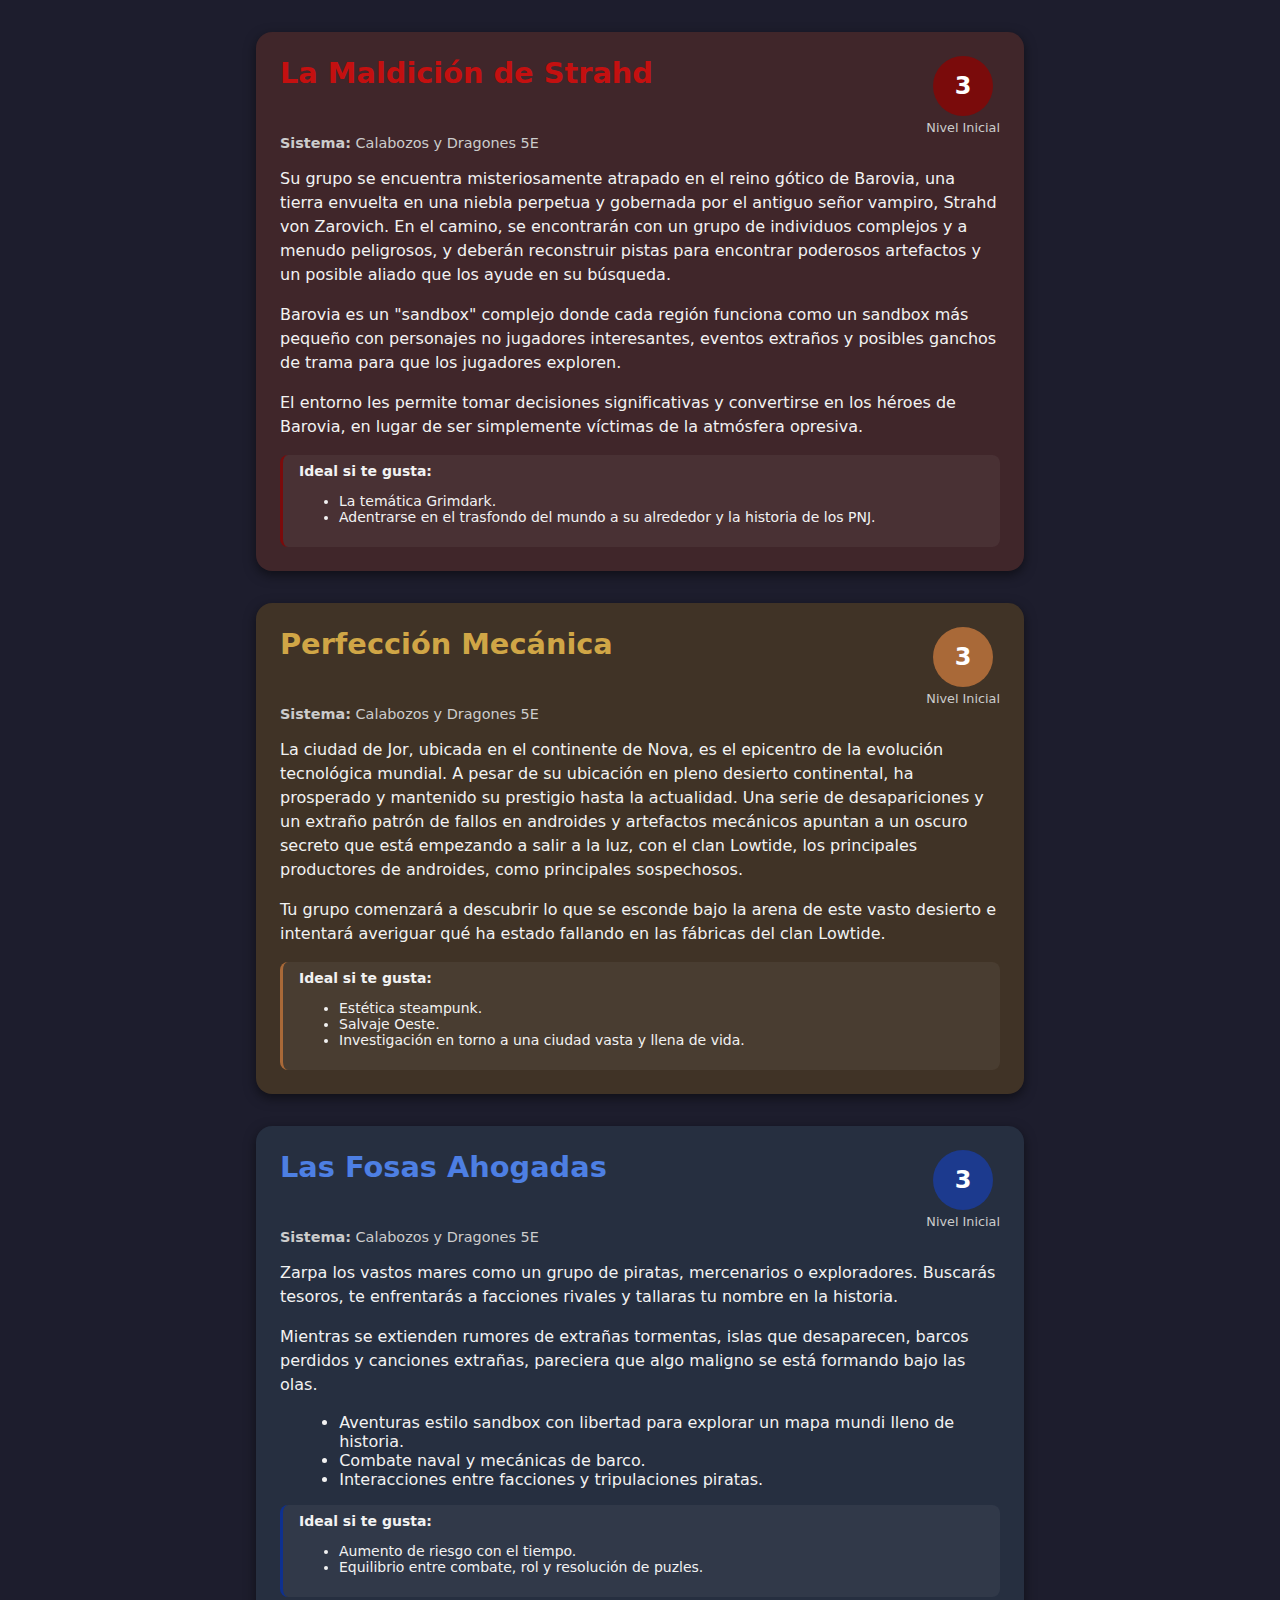
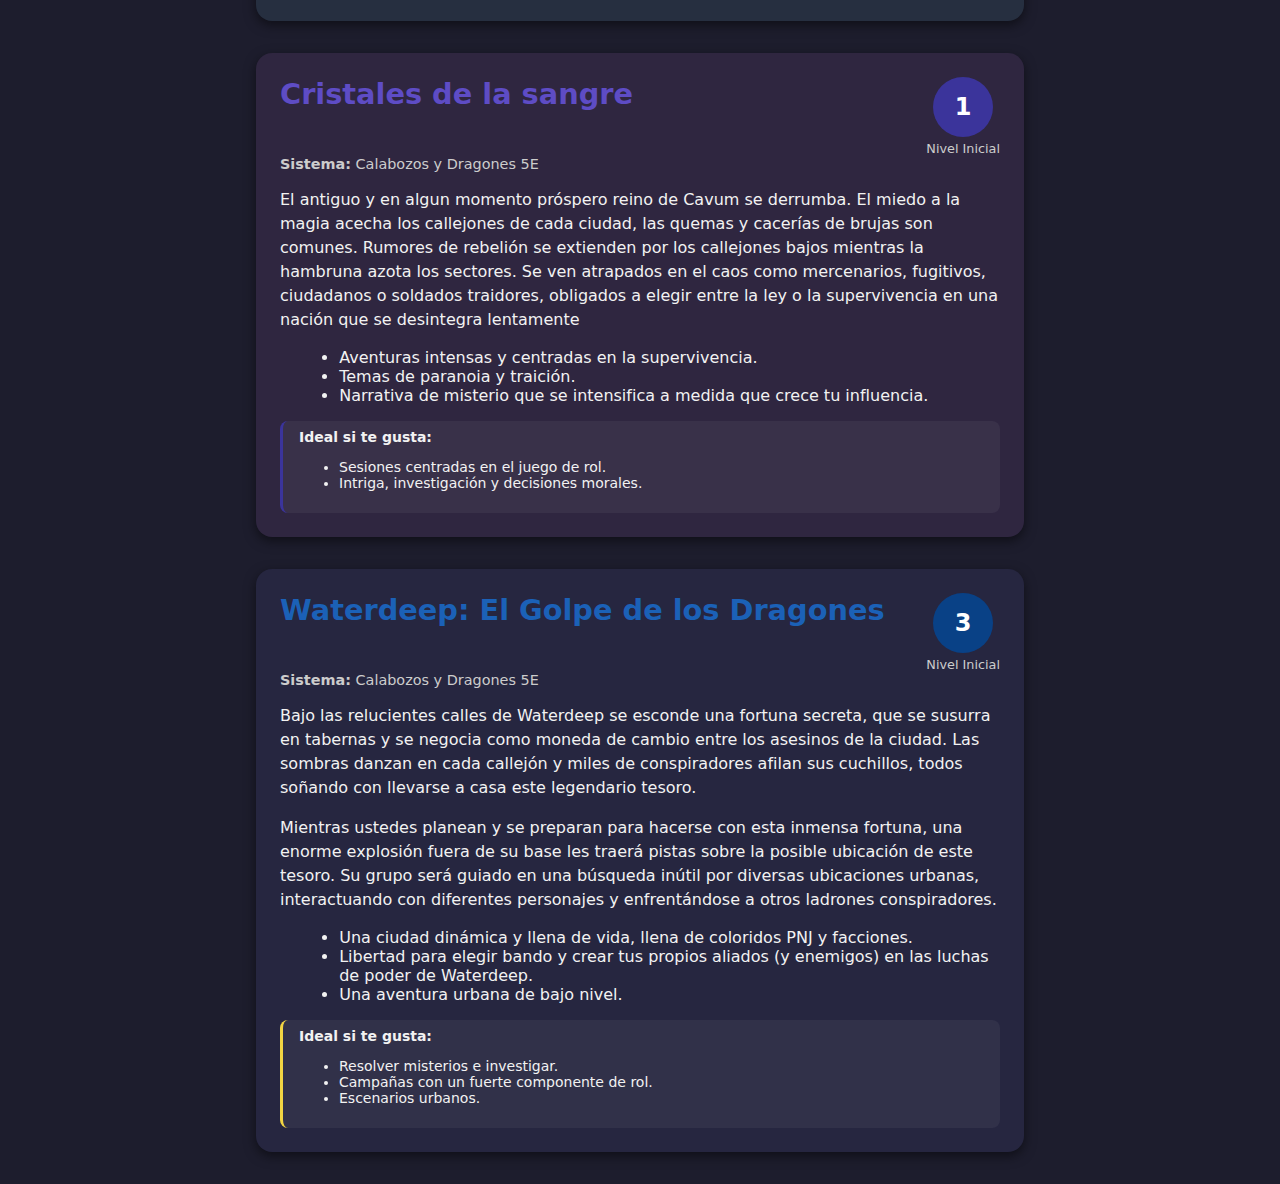
<file: index.html>
<!DOCTYPE html>
<html lang="es">
<head>
  <meta charset="UTF-8">
  <title>Campaign Cards</title>
  <link rel="stylesheet" href="module-card.css">
</head>
<body>
  <main class="cards-container">

    <!-- Example Card -->
    <article class="card" style="--bg-hue:350">
      <header class="card-header">
        <h2 class="card-title" style="--accent:#c41010;">
          La Maldición de Strahd</h2>
        <div class="level-badge" style="--accent:#7a0b0b;">
          <div class="circle">3</div>
          <span>Nivel Inicial</span>
        </div>
      </header>

      <div class="card-meta">
        <span><strong>Sistema:</strong> Calabozos y Dragones 5E</span>
      </div>

      <div class="card-description">
        <p>
          Su grupo se encuentra misteriosamente atrapado en el reino gótico de Barovia, una tierra envuelta en una niebla perpetua y gobernada por el antiguo señor vampiro, Strahd von Zarovich. En el camino, se encontrarán con un grupo de individuos complejos y a menudo peligrosos, y deberán reconstruir pistas para encontrar poderosos artefactos y un posible aliado que los ayude en su búsqueda.
        </p>
  
        <p>
          Barovia es un "sandbox" complejo donde cada región funciona como un sandbox más pequeño con personajes no jugadores interesantes, eventos extraños y posibles ganchos de trama para que los jugadores exploren.
        </p>
  
        <p>
          El entorno les permite tomar decisiones significativas y convertirse en los héroes de Barovia, en lugar de ser simplemente víctimas de la atmósfera opresiva.
        </p>
      </div>  

      <!-- <ul class="card-features">
        <li>Sandbox complejo con múltiples regiones</li>
        <li>PNJ interesantes y eventos extraños</li>
        <li>Exploración libre y decisiones significativas</li>
      </ul> -->

      <div class="card-ideal" style="--accent:#7a0b0b;">
        <strong>Ideal si te gusta:</strong>
        <ul>
          <li>La temática Grimdark.</li>
          <li>Adentrarse en el trasfondo del mundo a su alrededor y la historia de los PNJ.</li>
        </ul>
      </div>
    </article>

    <!-- Example Card -->
    <article class="card" style="--bg-hue:30">
      <header class="card-header">
        <h2 class="card-title" style="--accent:#d0a646;">
          Perfección Mecánica</h2>
        <div class="level-badge" style="--accent:#a96938;">
          <div class="circle">3</div>
          <span>Nivel Inicial</span>
        </div>
      </header>

      <div class="card-meta">
        <span><strong>Sistema:</strong> Calabozos y Dragones 5E</span>
      </div>

      <p class="card-description">
        La ciudad de Jor, ubicada en el continente de Nova, es el epicentro de la evolución tecnológica mundial. A pesar de su ubicación en pleno desierto continental, ha prosperado y mantenido su prestigio hasta la actualidad. Una serie de desapariciones y un extraño patrón de fallos en androides y artefactos mecánicos apuntan a un oscuro secreto que está empezando a salir a la luz, con el clan Lowtide, los principales productores de androides, como principales sospechosos.
      </p>

      <p class="card-description">
        Tu grupo comenzará a descubrir lo que se esconde bajo la arena de este vasto desierto e intentará averiguar qué ha estado fallando en las fábricas del clan Lowtide.
      </p>

      <div class="card-ideal" style="--accent:#a96938;">
        <strong>Ideal si te gusta:</strong>
        <ul>
          <li>Estética steampunk.</li>
          <li>Salvaje Oeste.</li>
          <li>Investigación en torno a una ciudad vasta y llena de vida.</li>
        </ul>
      </div>
    </article>

        <!-- Example Card -->
    <article class="card" style="--bg-hue:220">
      <header class="card-header">
        <h2 class="card-title" style="--accent:#4d7fe3;">
          Las Fosas Ahogadas</h2>
        <div class="level-badge" style="--accent:#1c3a8e;">
          <div class="circle">3</div>
          <span>Nivel Inicial</span>
        </div>
      </header>

      <div class="card-meta">
        <span><strong>Sistema:</strong> Calabozos y Dragones 5E</span>
      </div>

      <p class="card-description">
        Zarpa los vastos mares como un grupo de piratas, mercenarios o exploradores. Buscarás tesoros, te enfrentarás a facciones rivales y tallaras tu nombre en la historia.
      </p>

      <p class="card-description">
        Mientras se extienden rumores de extrañas tormentas, islas que desaparecen, barcos perdidos y canciones extrañas, pareciera que algo maligno se está formando bajo las olas.
      </p>
      
      <ul class="card-features">
        <li>Aventuras estilo sandbox con libertad para explorar un mapa mundi lleno de historia.</li>
        <li>Combate naval y mecánicas de barco.</li>
        <li>Interacciones entre facciones y tripulaciones piratas.</li>
      </ul>

      <div class="card-ideal" style="--accent:#0e308f;">
        <strong>Ideal si te gusta:</strong>
        <ul>
          <li>Aumento de riesgo con el tiempo.</li>
          <li>Equilibrio entre combate, rol y resolución de puzles.</li>
        </ul>
      </div>
    </article>

        <!-- Example Card -->
    <article class="card" style="--bg-hue:260">
      <header class="card-header">
        <h2 class="card-title" style="--accent:#5e4cc5;">
          Cristales de la sangre</h2>
        <div class="level-badge" style="--accent:#3b349b;">
          <div class="circle">1</div>
          <span>Nivel Inicial</span>
        </div>
      </header>

      <div class="card-meta">
        <span><strong>Sistema:</strong> Calabozos y Dragones 5E</span>
      </div>

      <p class="card-description">
        El antiguo y en algun momento próspero reino de Cavum se derrumba. El miedo a la magia acecha los callejones de cada ciudad, las quemas y cacerías de brujas son comunes. Rumores de rebelión se extienden por los callejones bajos mientras la hambruna azota los sectores. Se ven atrapados en el caos como mercenarios, fugitivos, ciudadanos o soldados traidores, obligados a elegir entre la ley o la supervivencia en una nación que se desintegra lentamente
      </p>

      <ul class="card-features">
        <li>Aventuras intensas y centradas en la supervivencia.</li>
        <li>Temas de paranoia y traición.</li>
        <li>Narrativa de misterio que se intensifica a medida que crece tu influencia.</li>
      </ul>

      <div class="card-ideal" style="--accent:#3b349b;">
        <strong>Ideal si te gusta:</strong>
        <ul>
          <li>Sesiones centradas en el juego de rol.</li>
          <li>Intriga, investigación y decisiones morales.</li>
        </ul>
      </div>
    </article>

            <!-- Example Card -->
    <article class="card" style="--bg-hue:240">
      <header class="card-header">
        <h2 class="card-title" style="--accent:#1b61b7;">
          Waterdeep: El Golpe de los Dragones</h2>
        <div class="level-badge" style="--accent:#094186;">
          <div class="circle">3</div>
          <span>Nivel Inicial</span>
        </div>
      </header>

      <div class="card-meta">
        <span><strong>Sistema:</strong> Calabozos y Dragones 5E</span>
      </div>

      <p class="card-description">
        Bajo las relucientes calles de Waterdeep se esconde una fortuna secreta, que se susurra en tabernas y se negocia como moneda de cambio entre los asesinos de la ciudad. Las sombras danzan en cada callejón y miles de conspiradores afilan sus cuchillos, todos soñando con llevarse a casa este legendario tesoro.
      </p>

      <p class="card-description">
        Mientras ustedes planean y se preparan para hacerse con esta inmensa fortuna, una enorme explosión fuera de su base les traerá pistas sobre la posible ubicación de este tesoro. Su grupo será guiado en una búsqueda inútil por diversas ubicaciones urbanas, interactuando con diferentes personajes y enfrentándose a otros ladrones conspiradores.
      </p>
      
      <ul class="card-features">
        <li>Una ciudad dinámica y llena de vida, llena de coloridos PNJ y facciones.</li>
        <li>Libertad para elegir bando y crear tus propios aliados (y enemigos) en las luchas de poder de Waterdeep.</li>
        <li>Una aventura urbana de bajo nivel.</li>
      </ul>

      <div class="card-ideal" style="--accent:#f2d543;">
        <strong>Ideal si te gusta:</strong>
        <ul>
          <li>Resolver misterios e investigar.</li>
          <li>Campañas con un fuerte componente de rol.</li>
          <li>Escenarios urbanos.</li>
        </ul>
      </div>
    </article>


  </main>
</body>
</html>
</file>
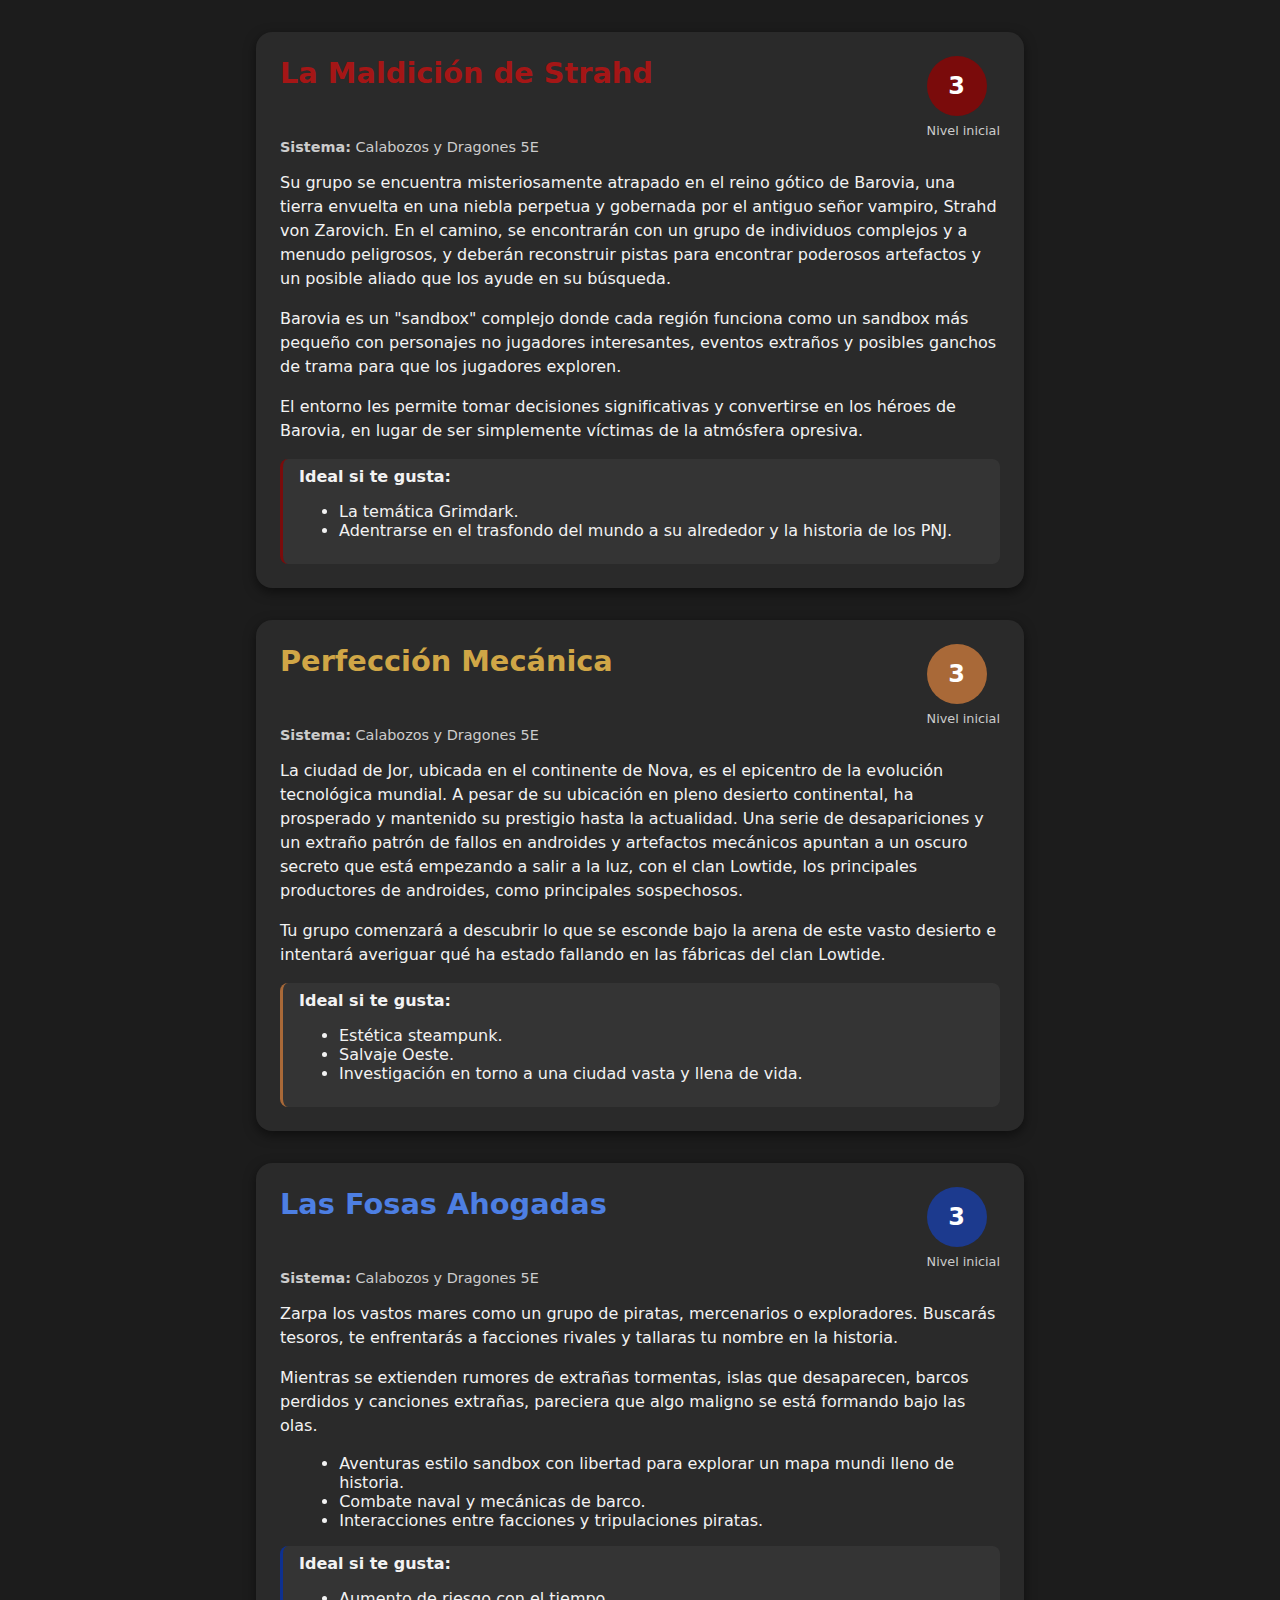
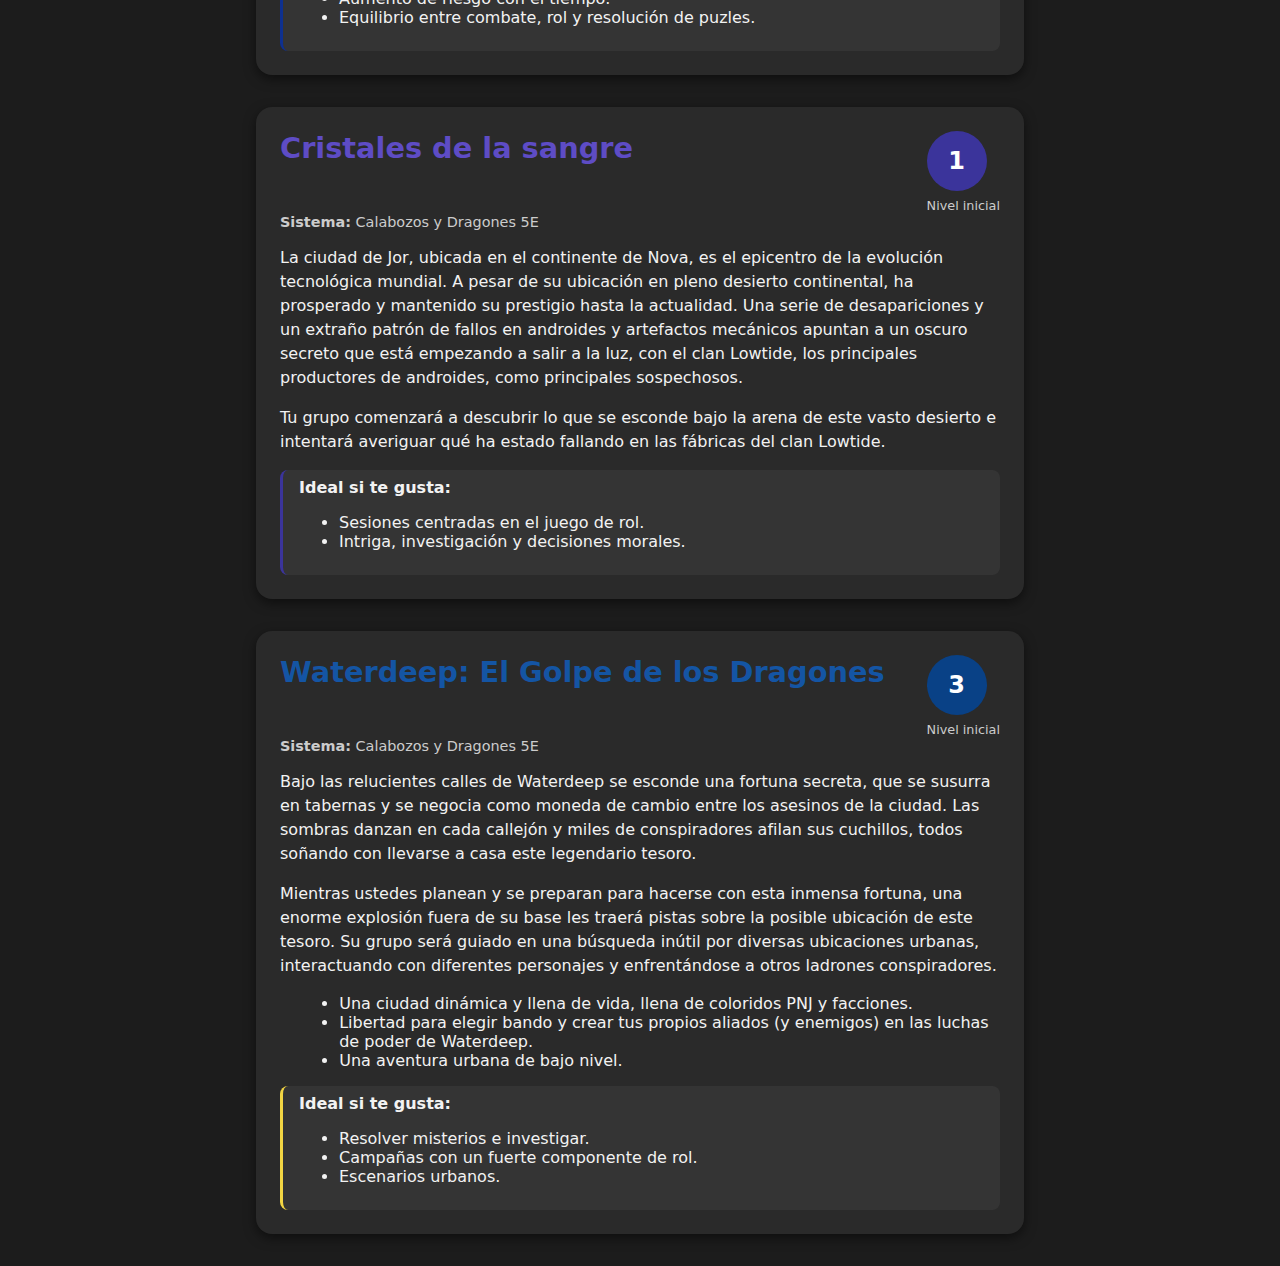
<file: index1.html>
<!DOCTYPE html>
<html lang="es">
<head>
  <meta charset="UTF-8">
  <title>Campaign Cards</title>
  <!-- <link rel="stylesheet" href="module-card.css"> -->
  <style>
    /* General layout */
    body {
    margin: 0;
    font-family: system-ui, sans-serif;
    background-color: #1c1c1c;
    color: #f2f2f2;
    }

    .cards-container {
    display: flex;
    flex-direction: column;
    align-items: center;
    padding: 2rem;
    gap: 2rem;
    }

    .cards-pdf {
    align-items: center;
    padding: 0rem;
    gap: 0rem;
    margin: 0rem;
    min-height: 48rem;
    }

    /* Card */
    .card {
    background: #2a2a2a;
    border-radius: 1rem;
    padding: 1.5rem;
    max-width: 45rem;
    width: 100%;
    box-shadow: 0 4px 12px rgba(0,0,0,0.5);

    /* Accent color (overridden per card inline) */
    --accent: #5836ed;
    }

    /* Header with title + level */
    .card-header {
    display: flex;
    justify-content: space-between;
    align-items: flex-start;
    margin-bottom: 0rem;
    }

    .card-title {
    margin: 0;
    font-size: 1.8rem;
    color: var(--accent);
    }

    /* Level badge */
    .level-badge {
    text-align: center;
    }

    .level-badge .circle {
    width: 60px;
    height: 60px;
    border-radius: 50%;
    background: var(--accent);
    display: flex;
    align-items: center;
    justify-content: center;
    font-size: 1.5rem;
    font-weight: bold;
    color: #fff;
    margin-bottom: 0.25rem;
    }

    .level-badge span {
    font-size: 0.8rem;
    color: #ccc;
    }

    /* Rest of card */
    .card-meta {
    font-size: 0.9rem;
    color: #ccc;
    margin-bottom: 1rem;
    }

    .card-description {
    line-height: 1.5;
    margin-bottom: 1rem;
    }

    .card-features {
    margin: 0 0 1rem 1.2rem;
    }

    .card-ideal {
    background: rgba(255,255,255,0.05);
    border-left: 3px solid var(--accent);
    padding: 0.5rem 1rem;
    border-radius: 0.5rem;
    }

  </style>
</head>
<body>
  <main class="cards-container">

    <!-- Example Card -->
    <article class="card">
      <header class="card-header">
        <h2 class="card-title" style="--accent:#a51616;">
          La Maldición de Strahd</h2>
        <div class="level-badge" style="--accent:#7a0b0b;">
          <div class="circle">3</div>
          <span>Nivel inicial</span>
        </div>
      </header>

      <div class="card-meta">
        <span><strong>Sistema:</strong> Calabozos y Dragones 5E</span>
      </div>

      <p class="card-description">
        Su grupo se encuentra misteriosamente atrapado en el reino gótico de Barovia, una tierra envuelta en una niebla perpetua y gobernada por el antiguo señor vampiro, Strahd von Zarovich. En el camino, se encontrarán con un grupo de individuos complejos y a menudo peligrosos, y deberán reconstruir pistas para encontrar poderosos artefactos y un posible aliado que los ayude en su búsqueda.
      </p>

      <p class="card-description">
        Barovia es un "sandbox" complejo donde cada región funciona como un sandbox más pequeño con personajes no jugadores interesantes, eventos extraños y posibles ganchos de trama para que los jugadores exploren.
      </p>

      <p class="card-description">
        El entorno les permite tomar decisiones significativas y convertirse en los héroes de Barovia, en lugar de ser simplemente víctimas de la atmósfera opresiva.
      </p>

      <!-- <ul class="card-features">
        <li>Sandbox complejo con múltiples regiones</li>
        <li>PNJ interesantes y eventos extraños</li>
        <li>Exploración libre y decisiones significativas</li>
      </ul> -->

      <div class="card-ideal" style="--accent:#7a0b0b;">
        <strong>Ideal si te gusta:</strong>
        <ul>
          <li>La temática Grimdark.</li>
          <li>Adentrarse en el trasfondo del mundo a su alrededor y la historia de los PNJ.</li>
        </ul>
      </div>
    </article>

    <!-- Example Card -->
    <article class="card">
      <header class="card-header">
        <h2 class="card-title" style="--accent:#d0a646;">
          Perfección Mecánica</h2>
        <div class="level-badge" style="--accent:#a96938;">
          <div class="circle">3</div>
          <span>Nivel inicial</span>
        </div>
      </header>

      <div class="card-meta">
        <span><strong>Sistema:</strong> Calabozos y Dragones 5E</span>
      </div>

      <p class="card-description">
        La ciudad de Jor, ubicada en el continente de Nova, es el epicentro de la evolución tecnológica mundial. A pesar de su ubicación en pleno desierto continental, ha prosperado y mantenido su prestigio hasta la actualidad. Una serie de desapariciones y un extraño patrón de fallos en androides y artefactos mecánicos apuntan a un oscuro secreto que está empezando a salir a la luz, con el clan Lowtide, los principales productores de androides, como principales sospechosos.
      </p>

      <p class="card-description">
        Tu grupo comenzará a descubrir lo que se esconde bajo la arena de este vasto desierto e intentará averiguar qué ha estado fallando en las fábricas del clan Lowtide.
      </p>

      <div class="card-ideal" style="--accent:#a96938;">
        <strong>Ideal si te gusta:</strong>
        <ul>
          <li>Estética steampunk.</li>
          <li>Salvaje Oeste.</li>
          <li>Investigación en torno a una ciudad vasta y llena de vida.</li>
        </ul>
      </div>
    </article>

        <!-- Example Card -->
    <article class="card">
      <header class="card-header">
        <h2 class="card-title" style="--accent:#4d7fe3;">
          Las Fosas Ahogadas</h2>
        <div class="level-badge" style="--accent:#1c3a8e;">
          <div class="circle">3</div>
          <span>Nivel inicial</span>
        </div>
      </header>

      <div class="card-meta">
        <span><strong>Sistema:</strong> Calabozos y Dragones 5E</span>
      </div>

      <p class="card-description">
        Zarpa los vastos mares como un grupo de piratas, mercenarios o exploradores. Buscarás tesoros, te enfrentarás a facciones rivales y tallaras tu nombre en la historia.
      </p>

      <p class="card-description">
        Mientras se extienden rumores de extrañas tormentas, islas que desaparecen, barcos perdidos y canciones extrañas, pareciera que algo maligno se está formando bajo las olas.
      </p>
      
      <ul class="card-features">
        <li>Aventuras estilo sandbox con libertad para explorar un mapa mundi lleno de historia.</li>
        <li>Combate naval y mecánicas de barco.</li>
        <li>Interacciones entre facciones y tripulaciones piratas.</li>
      </ul>

      <div class="card-ideal" style="--accent:#0e308f;">
        <strong>Ideal si te gusta:</strong>
        <ul>
          <li>Aumento de riesgo con el tiempo.</li>
          <li>Equilibrio entre combate, rol y resolución de puzles.</li>
        </ul>
      </div>
    </article>

        <!-- Example Card -->
    <article class="card">
      <header class="card-header">
        <h2 class="card-title" style="--accent:#5e4cc5;">
          Cristales de la sangre</h2>
        <div class="level-badge" style="--accent:#3b349b;">
          <div class="circle">1</div>
          <span>Nivel inicial</span>
        </div>
      </header>

      <div class="card-meta">
        <span><strong>Sistema:</strong> Calabozos y Dragones 5E</span>
      </div>

      <p class="card-description">
        La ciudad de Jor, ubicada en el continente de Nova, es el epicentro de la evolución tecnológica mundial. A pesar de su ubicación en pleno desierto continental, ha prosperado y mantenido su prestigio hasta la actualidad. Una serie de desapariciones y un extraño patrón de fallos en androides y artefactos mecánicos apuntan a un oscuro secreto que está empezando a salir a la luz, con el clan Lowtide, los principales productores de androides, como principales sospechosos.
      </p>

      <p class="card-description">
        Tu grupo comenzará a descubrir lo que se esconde bajo la arena de este vasto desierto e intentará averiguar qué ha estado fallando en las fábricas del clan Lowtide.
      </p>

      <div class="card-ideal" style="--accent:#3b349b;">
        <strong>Ideal si te gusta:</strong>
        <ul>
          <li>Sesiones centradas en el juego de rol.</li>
          <li>Intriga, investigación y decisiones morales.</li>
        </ul>
      </div>
    </article>

            <!-- Example Card -->
    <article class="card">
      <header class="card-header">
        <h2 class="card-title" style="--accent:#1455a4;">
          Waterdeep: El Golpe de los Dragones</h2>
        <div class="level-badge" style="--accent:#094186;">
          <div class="circle">3</div>
          <span>Nivel inicial</span>
        </div>
      </header>

      <div class="card-meta">
        <span><strong>Sistema:</strong> Calabozos y Dragones 5E</span>
      </div>

      <p class="card-description">
        Bajo las relucientes calles de Waterdeep se esconde una fortuna secreta, que se susurra en tabernas y se negocia como moneda de cambio entre los asesinos de la ciudad. Las sombras danzan en cada callejón y miles de conspiradores afilan sus cuchillos, todos soñando con llevarse a casa este legendario tesoro.
      </p>

      <p class="card-description">
        Mientras ustedes planean y se preparan para hacerse con esta inmensa fortuna, una enorme explosión fuera de su base les traerá pistas sobre la posible ubicación de este tesoro. Su grupo será guiado en una búsqueda inútil por diversas ubicaciones urbanas, interactuando con diferentes personajes y enfrentándose a otros ladrones conspiradores.
      </p>
      
      <ul class="card-features">
        <li>Una ciudad dinámica y llena de vida, llena de coloridos PNJ y facciones.</li>
        <li>Libertad para elegir bando y crear tus propios aliados (y enemigos) en las luchas de poder de Waterdeep.</li>
        <li>Una aventura urbana de bajo nivel.</li>
      </ul>

      <div class="card-ideal" style="--accent:#f2d543;">
        <strong>Ideal si te gusta:</strong>
        <ul>
          <li>Resolver misterios e investigar.</li>
          <li>Campañas con un fuerte componente de rol.</li>
          <li>Escenarios urbanos.</li>
        </ul>
      </div>
    </article>


  </main>
</body>
</html>
</file>
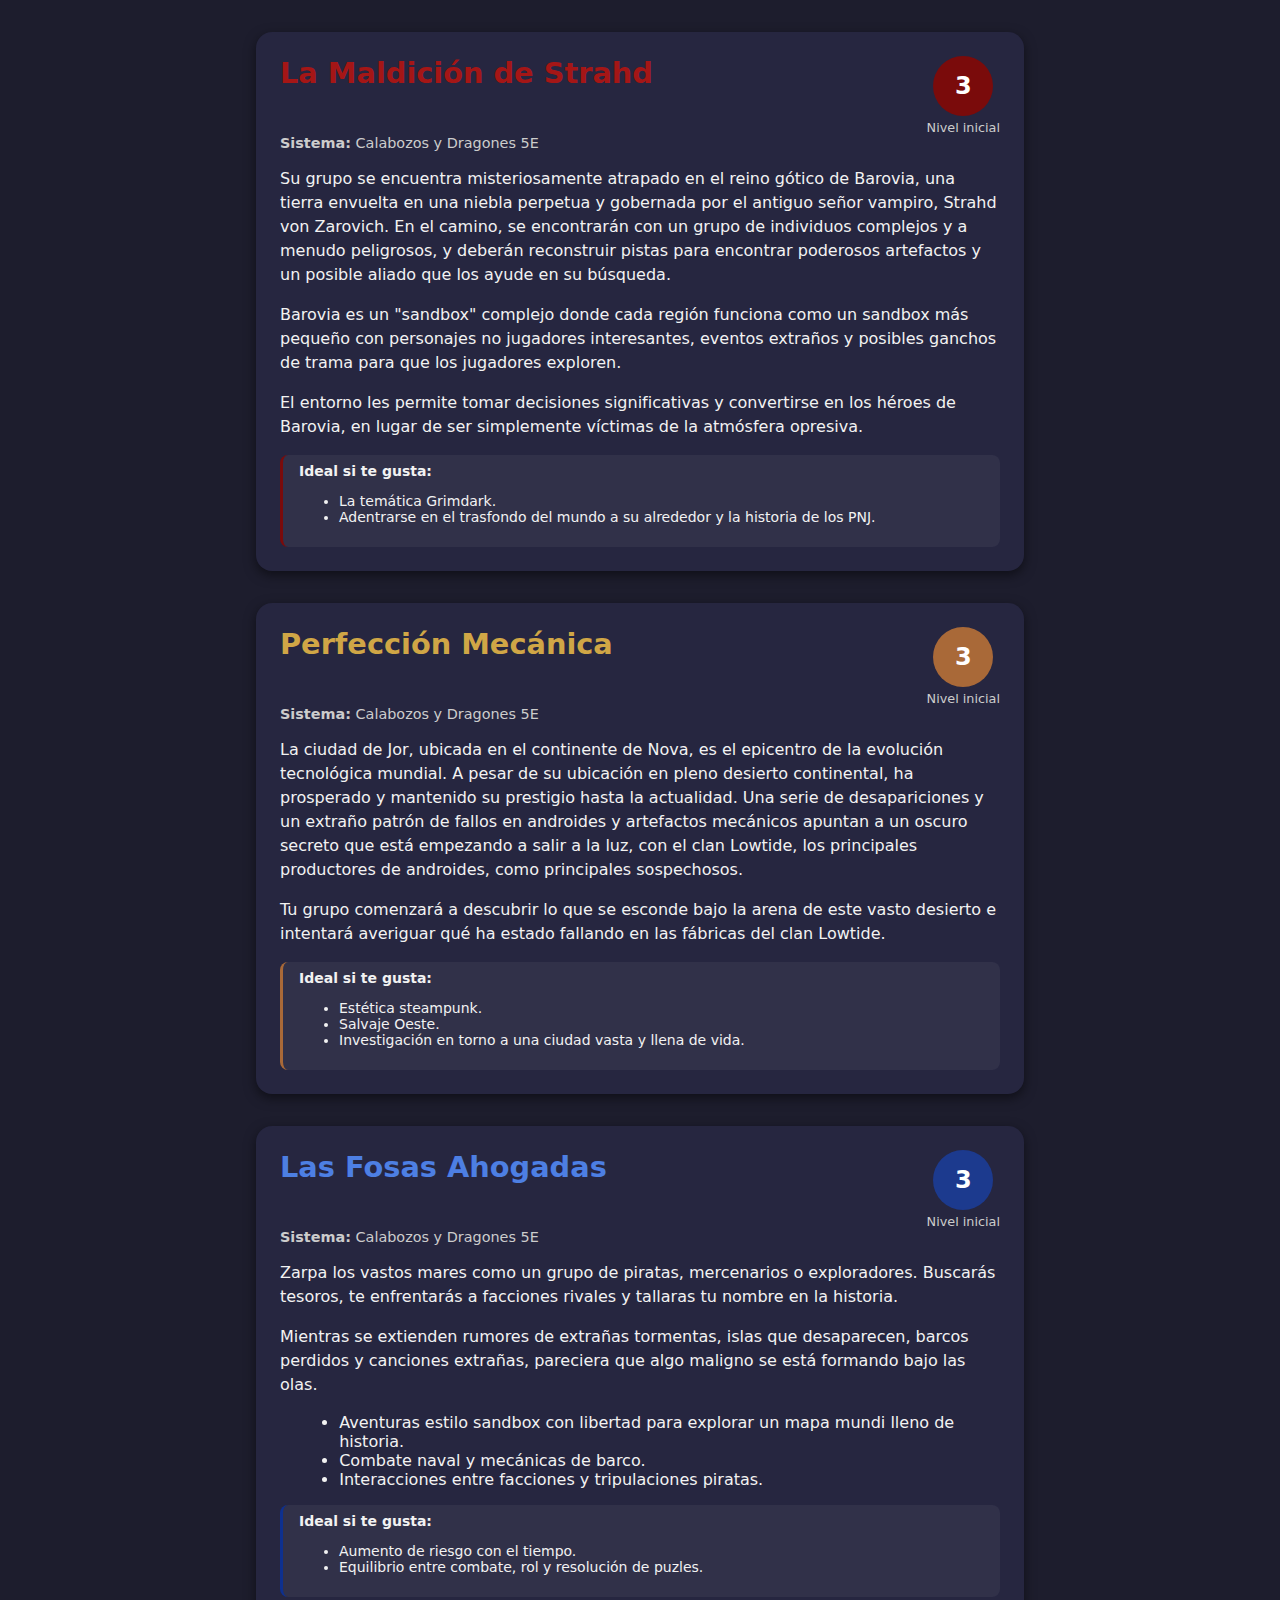
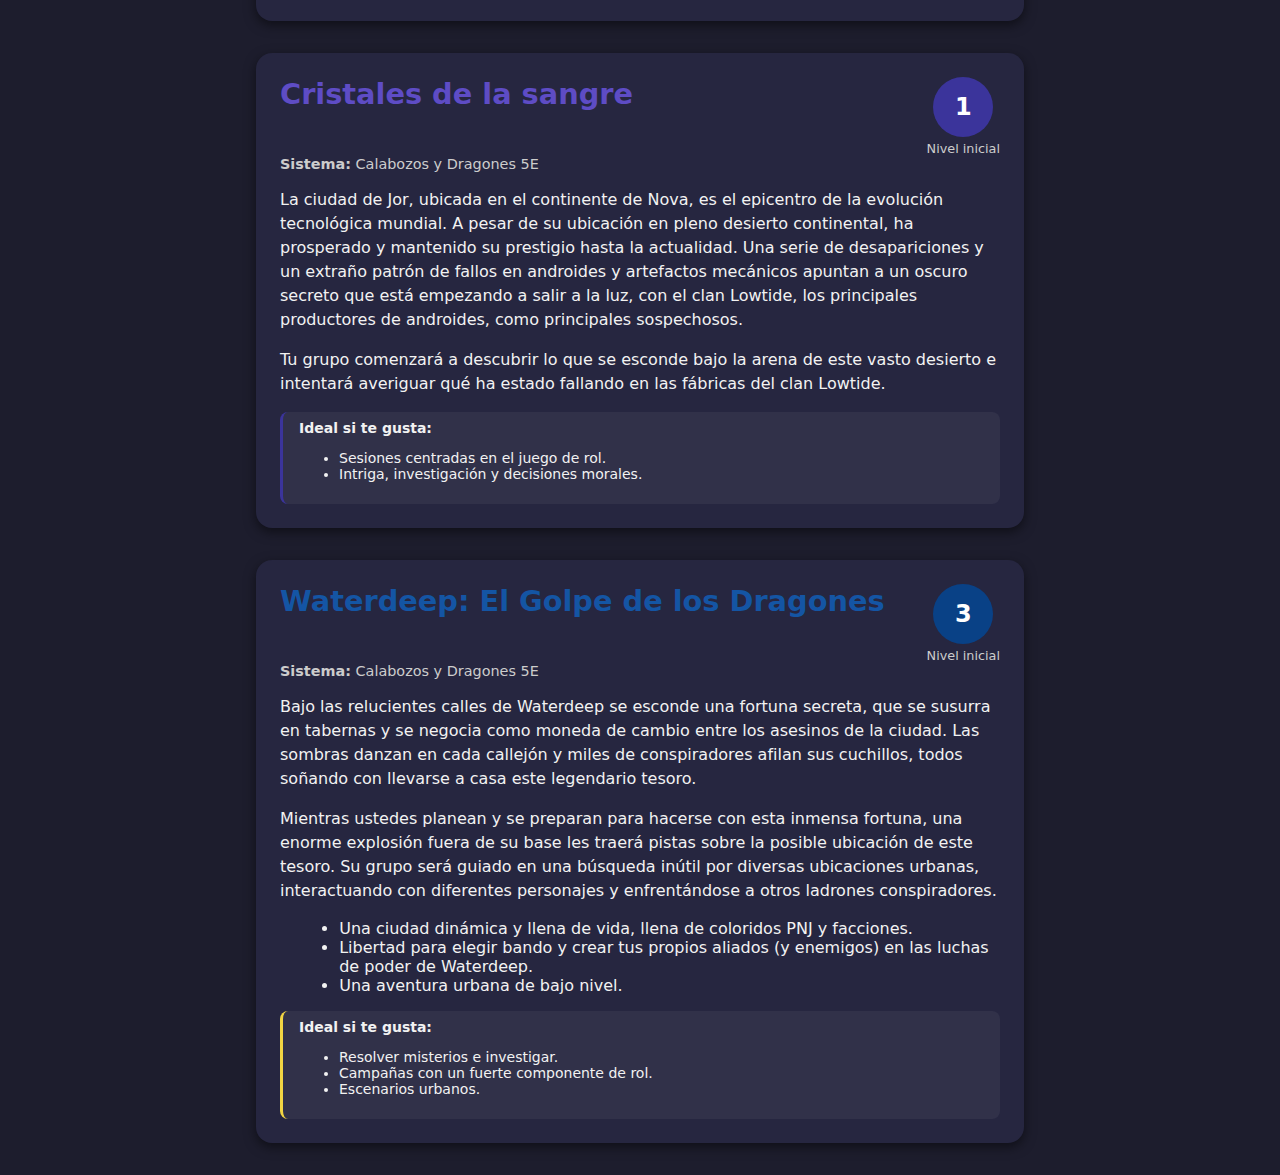
<file: modulesv0.html>
<!DOCTYPE html>
<html lang="es">
<head>
  <meta charset="UTF-8">
  <title>Campaign Cards</title>
  <link rel="stylesheet" href="module-card.css">
</head>
<body>
  <main class="cards-container">

    <!-- Example Card -->
    <article class="card">
      <header class="card-header">
        <h2 class="card-title" style="--accent:#a51616;">
          La Maldición de Strahd</h2>
        <div class="level-badge" style="--accent:#7a0b0b;">
          <div class="circle">3</div>
          <span>Nivel inicial</span>
        </div>
      </header>

      <div class="card-meta">
        <span><strong>Sistema:</strong> Calabozos y Dragones 5E</span>
      </div>

      <p class="card-description">
        Su grupo se encuentra misteriosamente atrapado en el reino gótico de Barovia, una tierra envuelta en una niebla perpetua y gobernada por el antiguo señor vampiro, Strahd von Zarovich. En el camino, se encontrarán con un grupo de individuos complejos y a menudo peligrosos, y deberán reconstruir pistas para encontrar poderosos artefactos y un posible aliado que los ayude en su búsqueda.
      </p>

      <p class="card-description">
        Barovia es un "sandbox" complejo donde cada región funciona como un sandbox más pequeño con personajes no jugadores interesantes, eventos extraños y posibles ganchos de trama para que los jugadores exploren.
      </p>

      <p class="card-description">
        El entorno les permite tomar decisiones significativas y convertirse en los héroes de Barovia, en lugar de ser simplemente víctimas de la atmósfera opresiva.
      </p>

      <!-- <ul class="card-features">
        <li>Sandbox complejo con múltiples regiones</li>
        <li>PNJ interesantes y eventos extraños</li>
        <li>Exploración libre y decisiones significativas</li>
      </ul> -->

      <div class="card-ideal" style="--accent:#7a0b0b;">
        <strong>Ideal si te gusta:</strong>
        <ul>
          <li>La temática Grimdark.</li>
          <li>Adentrarse en el trasfondo del mundo a su alrededor y la historia de los PNJ.</li>
        </ul>
      </div>
    </article>

    <!-- Example Card -->
    <article class="card">
      <header class="card-header">
        <h2 class="card-title" style="--accent:#d0a646;">
          Perfección Mecánica</h2>
        <div class="level-badge" style="--accent:#a96938;">
          <div class="circle">3</div>
          <span>Nivel inicial</span>
        </div>
      </header>

      <div class="card-meta">
        <span><strong>Sistema:</strong> Calabozos y Dragones 5E</span>
      </div>

      <p class="card-description">
        La ciudad de Jor, ubicada en el continente de Nova, es el epicentro de la evolución tecnológica mundial. A pesar de su ubicación en pleno desierto continental, ha prosperado y mantenido su prestigio hasta la actualidad. Una serie de desapariciones y un extraño patrón de fallos en androides y artefactos mecánicos apuntan a un oscuro secreto que está empezando a salir a la luz, con el clan Lowtide, los principales productores de androides, como principales sospechosos.
      </p>

      <p class="card-description">
        Tu grupo comenzará a descubrir lo que se esconde bajo la arena de este vasto desierto e intentará averiguar qué ha estado fallando en las fábricas del clan Lowtide.
      </p>

      <div class="card-ideal" style="--accent:#a96938;">
        <strong>Ideal si te gusta:</strong>
        <ul>
          <li>Estética steampunk.</li>
          <li>Salvaje Oeste.</li>
          <li>Investigación en torno a una ciudad vasta y llena de vida.</li>
        </ul>
      </div>
    </article>

        <!-- Example Card -->
    <article class="card">
      <header class="card-header">
        <h2 class="card-title" style="--accent:#4d7fe3;">
          Las Fosas Ahogadas</h2>
        <div class="level-badge" style="--accent:#1c3a8e;">
          <div class="circle">3</div>
          <span>Nivel inicial</span>
        </div>
      </header>

      <div class="card-meta">
        <span><strong>Sistema:</strong> Calabozos y Dragones 5E</span>
      </div>

      <p class="card-description">
        Zarpa los vastos mares como un grupo de piratas, mercenarios o exploradores. Buscarás tesoros, te enfrentarás a facciones rivales y tallaras tu nombre en la historia.
      </p>

      <p class="card-description">
        Mientras se extienden rumores de extrañas tormentas, islas que desaparecen, barcos perdidos y canciones extrañas, pareciera que algo maligno se está formando bajo las olas.
      </p>
      
      <ul class="card-features">
        <li>Aventuras estilo sandbox con libertad para explorar un mapa mundi lleno de historia.</li>
        <li>Combate naval y mecánicas de barco.</li>
        <li>Interacciones entre facciones y tripulaciones piratas.</li>
      </ul>

      <div class="card-ideal" style="--accent:#0e308f;">
        <strong>Ideal si te gusta:</strong>
        <ul>
          <li>Aumento de riesgo con el tiempo.</li>
          <li>Equilibrio entre combate, rol y resolución de puzles.</li>
        </ul>
      </div>
    </article>

        <!-- Example Card -->
    <article class="card">
      <header class="card-header">
        <h2 class="card-title" style="--accent:#5e4cc5;">
          Cristales de la sangre</h2>
        <div class="level-badge" style="--accent:#3b349b;">
          <div class="circle">1</div>
          <span>Nivel inicial</span>
        </div>
      </header>

      <div class="card-meta">
        <span><strong>Sistema:</strong> Calabozos y Dragones 5E</span>
      </div>

      <p class="card-description">
        La ciudad de Jor, ubicada en el continente de Nova, es el epicentro de la evolución tecnológica mundial. A pesar de su ubicación en pleno desierto continental, ha prosperado y mantenido su prestigio hasta la actualidad. Una serie de desapariciones y un extraño patrón de fallos en androides y artefactos mecánicos apuntan a un oscuro secreto que está empezando a salir a la luz, con el clan Lowtide, los principales productores de androides, como principales sospechosos.
      </p>

      <p class="card-description">
        Tu grupo comenzará a descubrir lo que se esconde bajo la arena de este vasto desierto e intentará averiguar qué ha estado fallando en las fábricas del clan Lowtide.
      </p>

      <div class="card-ideal" style="--accent:#3b349b;">
        <strong>Ideal si te gusta:</strong>
        <ul>
          <li>Sesiones centradas en el juego de rol.</li>
          <li>Intriga, investigación y decisiones morales.</li>
        </ul>
      </div>
    </article>

            <!-- Example Card -->
    <article class="card">
      <header class="card-header">
        <h2 class="card-title" style="--accent:#1455a4;">
          Waterdeep: El Golpe de los Dragones</h2>
        <div class="level-badge" style="--accent:#094186;">
          <div class="circle">3</div>
          <span>Nivel inicial</span>
        </div>
      </header>

      <div class="card-meta">
        <span><strong>Sistema:</strong> Calabozos y Dragones 5E</span>
      </div>

      <p class="card-description">
        Bajo las relucientes calles de Waterdeep se esconde una fortuna secreta, que se susurra en tabernas y se negocia como moneda de cambio entre los asesinos de la ciudad. Las sombras danzan en cada callejón y miles de conspiradores afilan sus cuchillos, todos soñando con llevarse a casa este legendario tesoro.
      </p>

      <p class="card-description">
        Mientras ustedes planean y se preparan para hacerse con esta inmensa fortuna, una enorme explosión fuera de su base les traerá pistas sobre la posible ubicación de este tesoro. Su grupo será guiado en una búsqueda inútil por diversas ubicaciones urbanas, interactuando con diferentes personajes y enfrentándose a otros ladrones conspiradores.
      </p>
      
      <ul class="card-features">
        <li>Una ciudad dinámica y llena de vida, llena de coloridos PNJ y facciones.</li>
        <li>Libertad para elegir bando y crear tus propios aliados (y enemigos) en las luchas de poder de Waterdeep.</li>
        <li>Una aventura urbana de bajo nivel.</li>
      </ul>

      <div class="card-ideal" style="--accent:#f2d543;">
        <strong>Ideal si te gusta:</strong>
        <ul>
          <li>Resolver misterios e investigar.</li>
          <li>Campañas con un fuerte componente de rol.</li>
          <li>Escenarios urbanos.</li>
        </ul>
      </div>
    </article>


  </main>
</body>
</html>
</file>
<file: module-card.css>
/* General layout */
body {
  margin: 0;
  font-family: system-ui, sans-serif;
  background-color: #1d1d2d;
  color: #f2f2f2;
}

.cards-container {
  display: flex;
  flex-direction: column;
  align-items: center;
  padding: 2rem;
  gap: 2rem;
}

.cards-pdf {
  align-items: center;
  padding: 0rem;
  gap: 0rem;
  margin: 0rem;
  min-height: 48rem;
}

/* Card */
.card {
    /* --bg: #2a2a4a; */
  /* --bg: hsl(240, 28%, 23%); */
  --bg-hue: 240;
    /* Accent color (overridden per card inline) */
  --accent: #5836ed;

  background: hsl(var(--bg-hue), 25%, 20%);
  border-radius: 1rem;
  padding: 1.5rem;
  max-width: 45rem;
  width: 100%;
  box-shadow: 0 4px 12px rgba(0,0,0,0.5);

}

/* Header with title + level */
.card-header {
  display: flex;
  justify-content: space-between;
  align-items: flex-start;
  margin-bottom: 0rem;
}

.card-title {
  margin: 0;
  font-size: 1.8rem;
  color: var(--accent);
}

/* Level badge */
.level-badge {
  text-align: center;
  display: flex;
  flex-direction: column;
  align-items: center;
}

.level-badge .circle {
  width: 60px;
  height: 60px;
  border-radius: 50%;
  background: var(--accent);
  display: flex;
  align-items: center;
  justify-content: center;
  font-size: 1.5rem;
  font-weight: bold;
  color: #fff;
  margin-bottom: 0.25rem;
}

.level-badge span {
  font-size: 0.8rem;
  color: #ccc;
}

/* Rest of card */
.card-meta {
  font-size: 0.9rem;
  color: #ccc;
  margin-bottom: 1rem;
}

.card-description {
  font-size: 16px;
  line-height: 1.5;
  margin-bottom: 1rem;
}

.card-features {
  margin: 0 0 1rem 1.2rem;
}

.card-ideal {
  background: rgba(255,255,255,0.05);
  border-left: 3px solid var(--accent);
  padding: 0.5rem 1rem;
  border-radius: 0.5rem;
  font-size: 14px;
}
</file>
